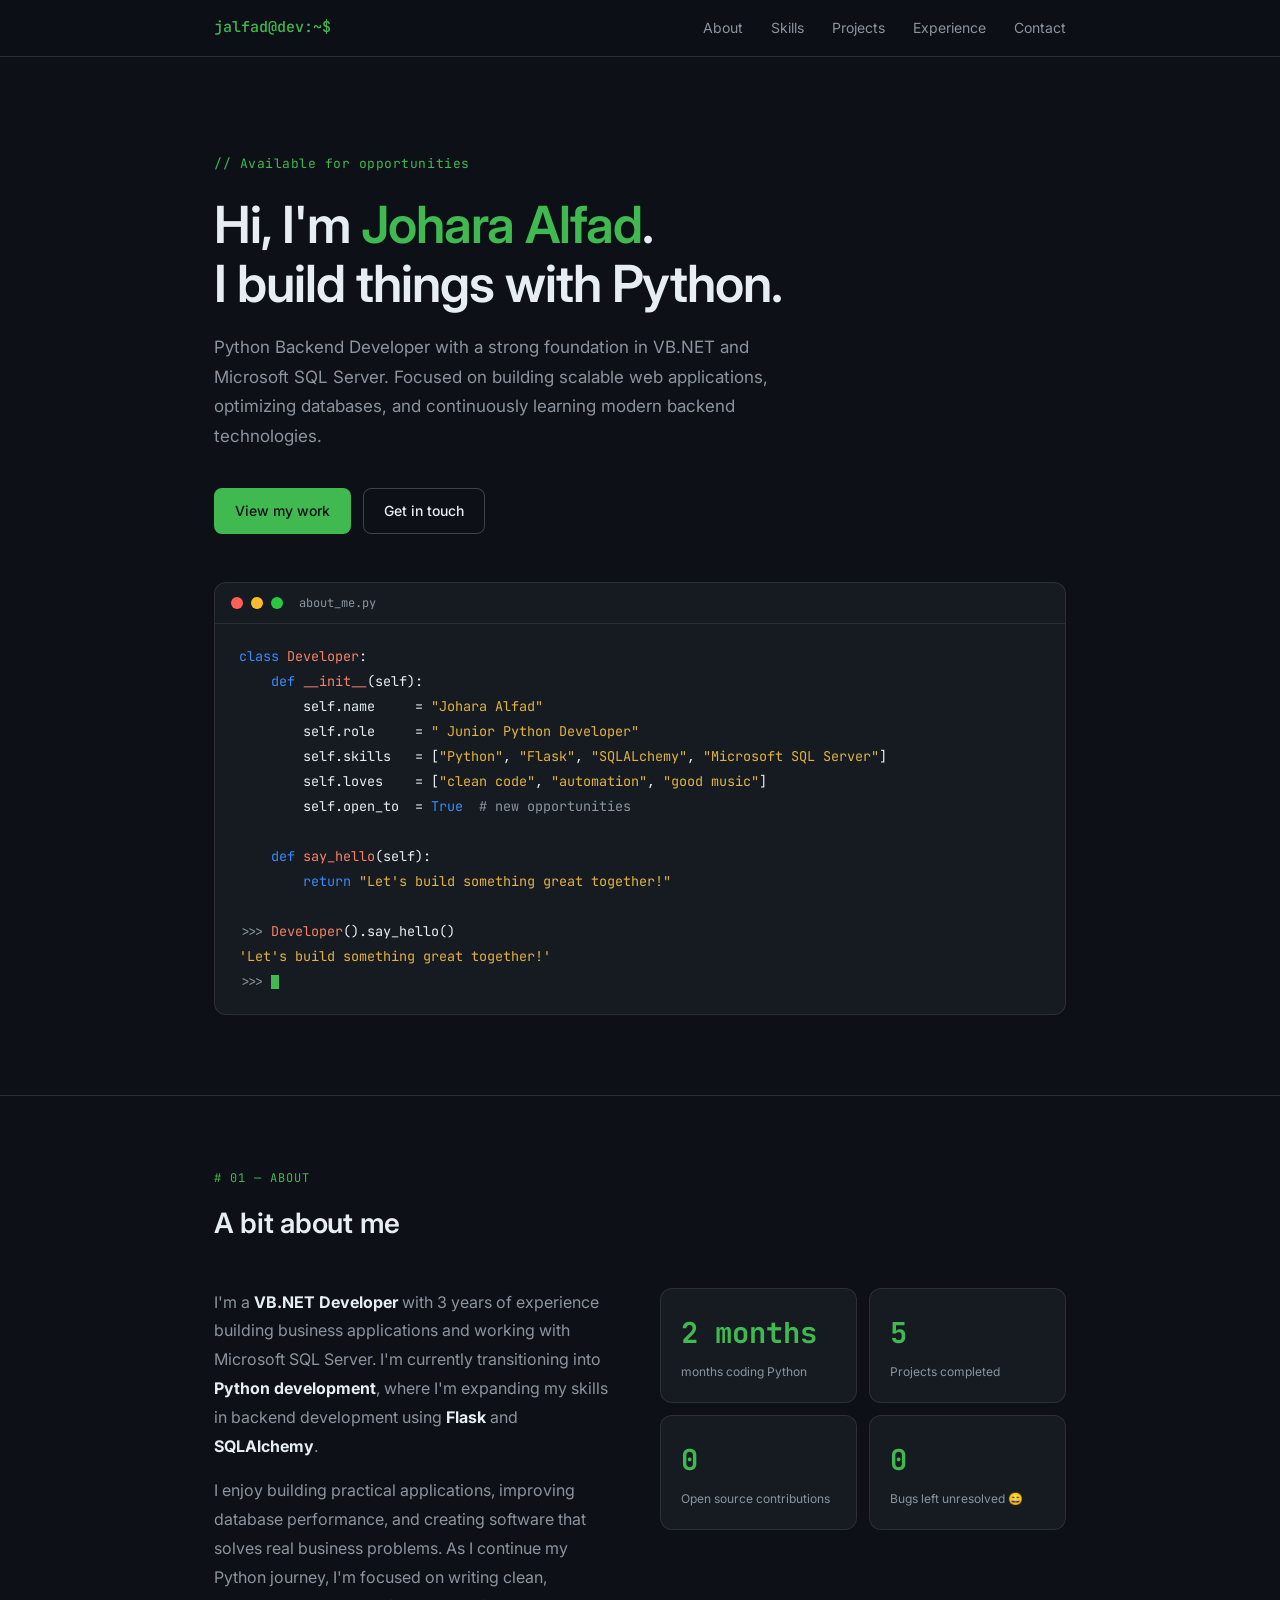
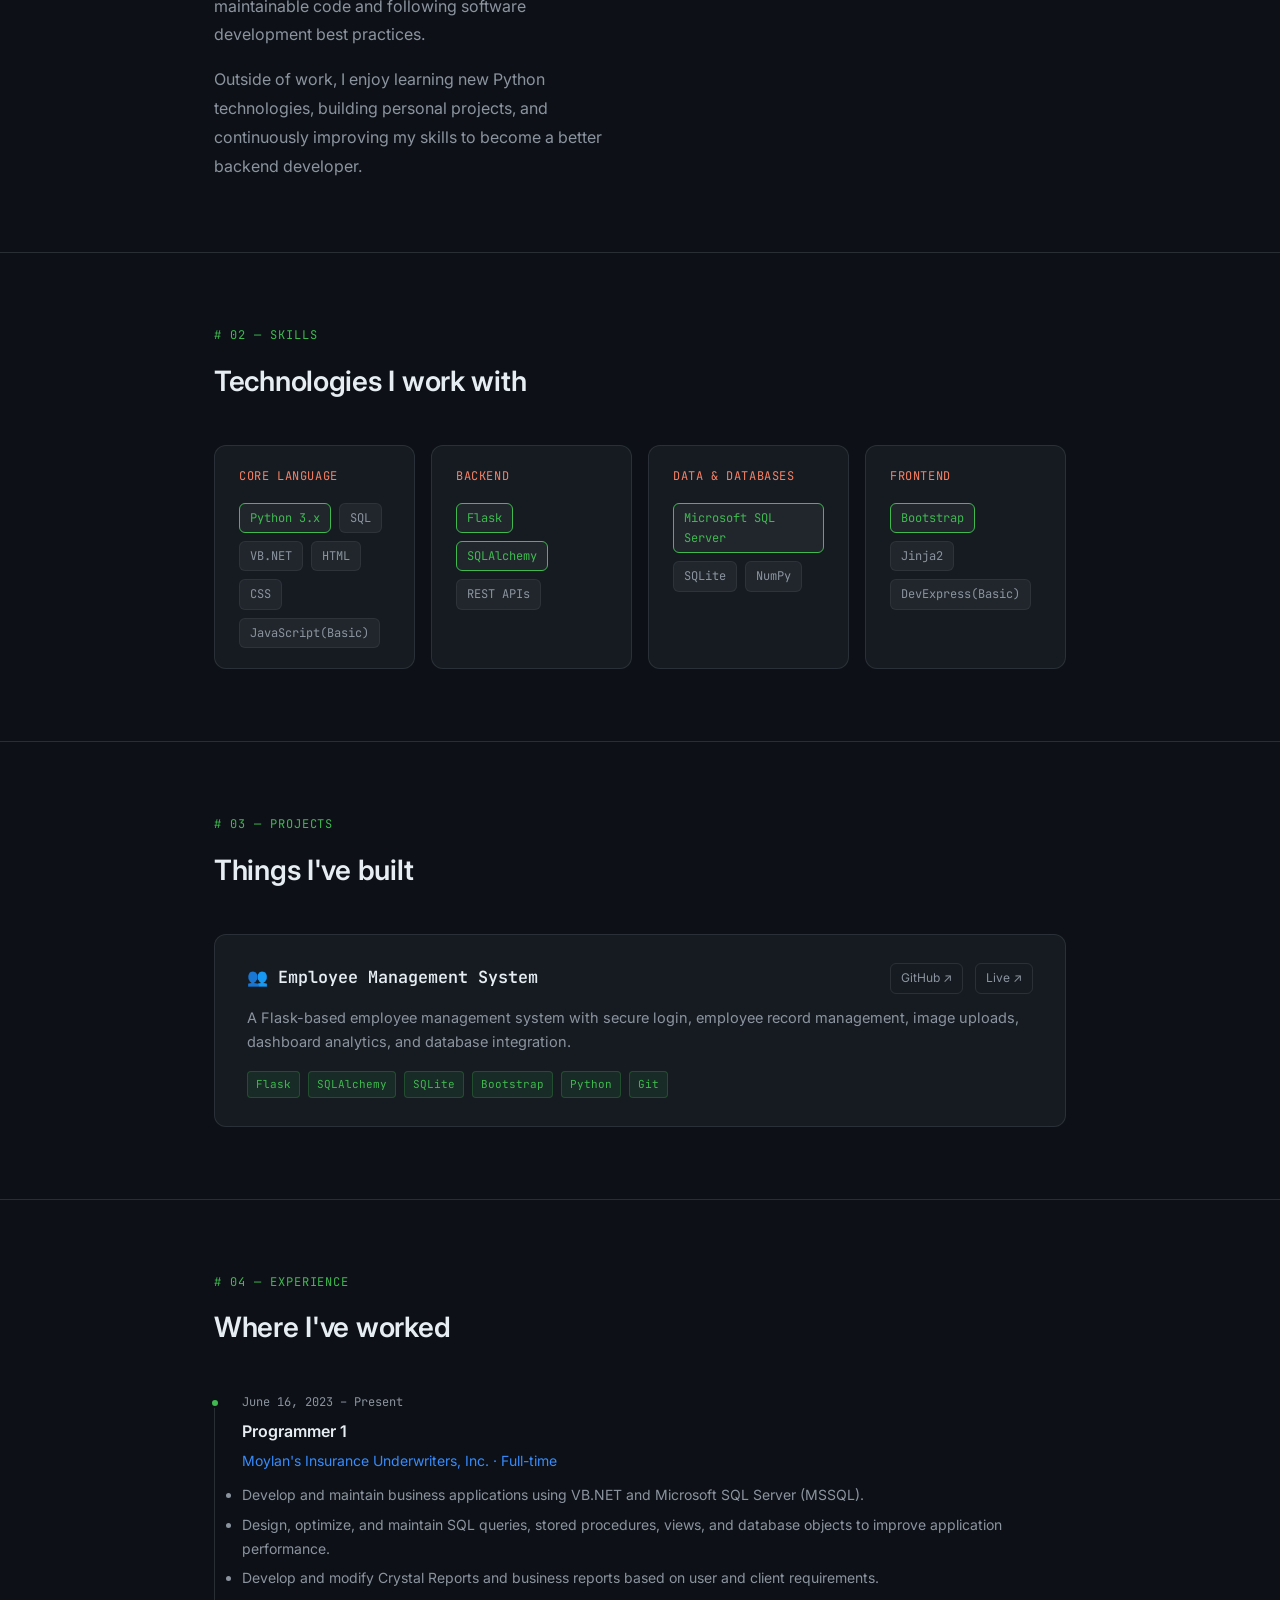
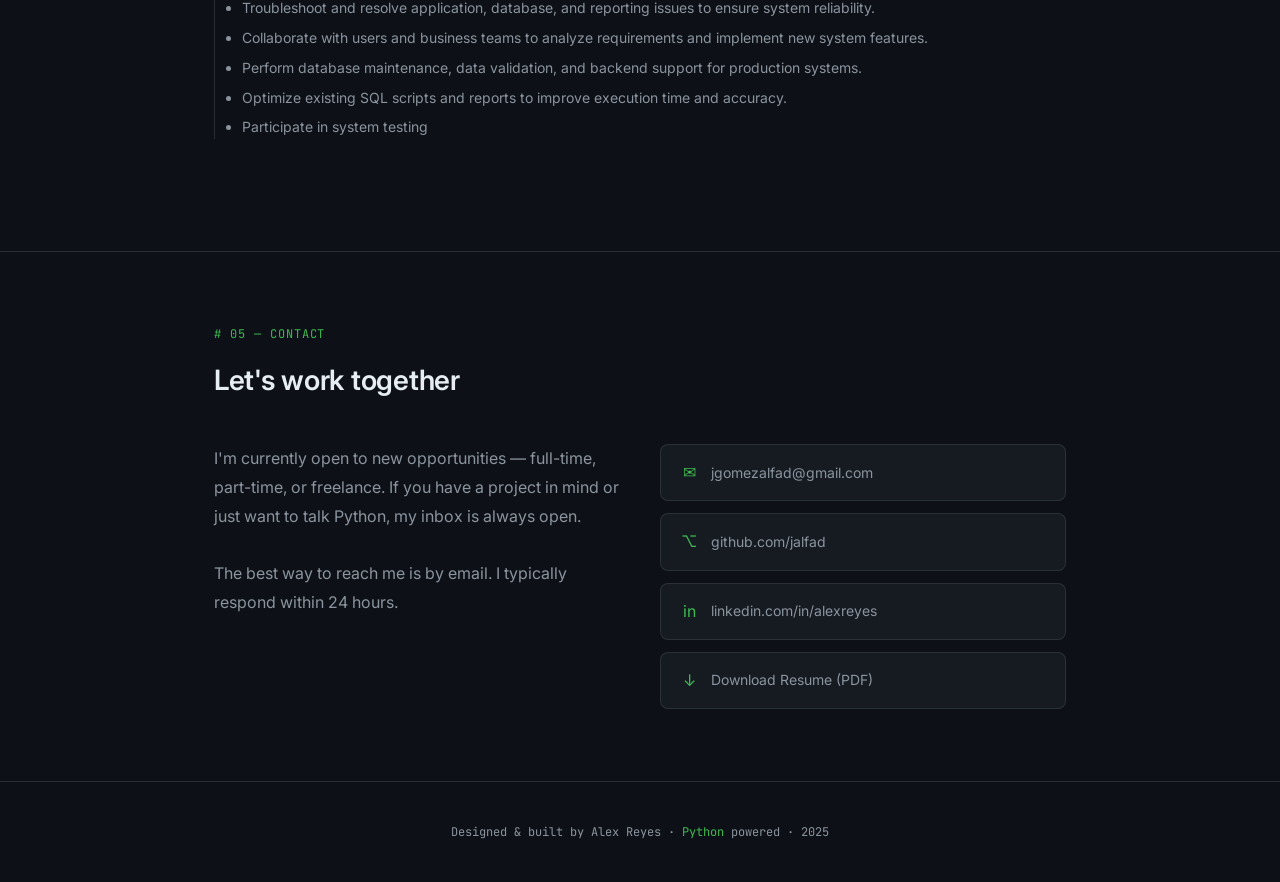
<file: portfolio.html>
<!DOCTYPE html>
<html lang="en">
<head>
  <meta charset="UTF-8" />
  <meta name="viewport" content="width=device-width, initial-scale=1.0" />
  <title>Johara Alfad — Python Developer</title>
  <link href="https://fonts.googleapis.com/css2?family=JetBrains+Mono:wght@400;500;700&family=Inter:wght@300;400;500;600&display=swap" rel="stylesheet" />
  <style>
    /* ── Reset & Base ── */
    *, *::before, *::after { box-sizing: border-box; margin: 0; padding: 0; }

    :root {
      --bg: #0d1117;
      --bg2: #161b22;
      --bg3: #21262d;
      --border: rgba(48, 54, 61, 0.8);
      --border-hover: rgba(110, 118, 129, 0.5);
      --text: #e6edf3;
      --muted: #8b949e;
      --accent: #3fb950;       /* green — Python/code */
      --accent2: #388bfd;      /* blue — links/secondary */
      --accent3: #f78166;      /* coral — highlights */
      --yellow: #e3b341;
      --mono: 'JetBrains Mono', monospace;
      --sans: 'Inter', sans-serif;
      --radius: 8px;
      --radius-lg: 12px;
    }

    html { scroll-behavior: smooth; }
    body {
      font-family: var(--sans);
      background: var(--bg);
      color: var(--text);
      line-height: 1.7;
      font-size: 16px;
    }

    a { color: var(--accent2); text-decoration: none; }
    a:hover { text-decoration: underline; }

    /* ── Layout ── */
    .container { max-width: 900px; margin: 0 auto; padding: 0 24px; }

    /* ── Navigation ── */
    nav {
      position: sticky;
      top: 0;
      z-index: 100;
      background: rgba(13, 17, 23, 0.85);
      backdrop-filter: blur(12px);
      border-bottom: 1px solid var(--border);
    }
    nav .inner {
      max-width: 900px;
      margin: 0 auto;
      padding: 0 24px;
      height: 56px;
      display: flex;
      align-items: center;
      justify-content: space-between;
    }
    .nav-logo {
      font-family: var(--mono);
      font-size: 15px;
      color: var(--accent);
      font-weight: 500;
    }
    .nav-links { display: flex; gap: 28px; list-style: none; }
    .nav-links a {
      font-size: 14px;
      color: var(--muted);
      transition: color 0.2s;
    }
    .nav-links a:hover { color: var(--text); text-decoration: none; }

    /* ── Hero ── */
    .hero {
      padding: 96px 0 80px;
      border-bottom: 1px solid var(--border);
    }
    .hero-eyebrow {
      font-family: var(--mono);
      font-size: 13px;
      color: var(--accent);
      margin-bottom: 20px;
      letter-spacing: 0.04em;
    }
    .hero h1 {
      font-size: clamp(2rem, 5vw, 3.2rem);
      font-weight: 600;
      line-height: 1.15;
      margin-bottom: 20px;
      letter-spacing: -0.02em;
    }
    .hero h1 span { color: var(--accent); }
    .hero-desc {
      font-size: 17px;
      color: var(--muted);
      max-width: 580px;
      margin-bottom: 36px;
      line-height: 1.75;
    }
    .hero-actions { display: flex; gap: 12px; flex-wrap: wrap; }

    .btn {
      display: inline-flex;
      align-items: center;
      gap: 8px;
      padding: 10px 20px;
      border-radius: var(--radius);
      font-size: 14px;
      font-weight: 500;
      cursor: pointer;
      transition: all 0.2s;
      border: 1px solid transparent;
      text-decoration: none;
    }
    .btn-primary {
      background: var(--accent);
      color: #0d1117;
    }
    .btn-primary:hover { background: #56d364; text-decoration: none; }
    .btn-outline {
      background: transparent;
      color: var(--text);
      border-color: var(--border-hover);
    }
    .btn-outline:hover { border-color: var(--text); background: var(--bg3); text-decoration: none; }

    /* ── Terminal block ── */
    .terminal {
      background: var(--bg2);
      border: 1px solid var(--border);
      border-radius: var(--radius-lg);
      margin-top: 48px;
      overflow: hidden;
    }
    .terminal-header {
      padding: 10px 16px;
      border-bottom: 1px solid var(--border);
      display: flex;
      align-items: center;
      gap: 8px;
    }
    .dot { width: 12px; height: 12px; border-radius: 50%; }
    .dot-red { background: #ff5f57; }
    .dot-yellow { background: #ffbd2e; }
    .dot-green { background: #28c840; }
    .terminal-title { font-family: var(--mono); font-size: 12px; color: var(--muted); margin-left: 8px; }
    .terminal-body { padding: 20px 24px; font-family: var(--mono); font-size: 13.5px; line-height: 1.85; }
    .terminal-body .prompt { color: var(--accent); }
    .terminal-body .cmd { color: var(--text); }
    .terminal-body .out { color: var(--muted); }
    .terminal-body .kw { color: var(--accent2); }
    .terminal-body .str { color: var(--yellow); }
    .terminal-body .fn { color: var(--accent3); }
    .terminal-body .num { color: #79c0ff; }
    .cursor {
      display: inline-block;
      width: 8px;
      height: 14px;
      background: var(--accent);
      vertical-align: middle;
      animation: blink 1.2s step-start infinite;
    }
    @keyframes blink { 50% { opacity: 0; } }

    /* ── Section layout ── */
    section { padding: 72px 0; border-bottom: 1px solid var(--border); }
    section:last-child { border-bottom: none; }
    .section-label {
      font-family: var(--mono);
      font-size: 12px;
      color: var(--accent);
      letter-spacing: 0.08em;
      text-transform: uppercase;
      margin-bottom: 12px;
    }
    .section-title {
      font-size: 1.75rem;
      font-weight: 600;
      margin-bottom: 40px;
      letter-spacing: -0.01em;
    }

    /* ── About ── */
    .about-grid {
      display: grid;
      grid-template-columns: 1fr 1fr;
      gap: 40px;
      align-items: start;
    }
    .about-text { color: var(--muted); line-height: 1.8; }
    .about-text p + p { margin-top: 16px; }
    .about-text strong { color: var(--text); }
    .about-stats {
      display: grid;
      grid-template-columns: 1fr 1fr;
      gap: 12px;
    }
    .stat-card {
      background: var(--bg2);
      border: 1px solid var(--border);
      border-radius: var(--radius-lg);
      padding: 20px;
    }
    .stat-num {
      font-family: var(--mono);
      font-size: 1.8rem;
      font-weight: 700;
      color: var(--accent);
    }
    .stat-label { font-size: 12px; color: var(--muted); margin-top: 4px; }

    /* ── Skills ── */
    .skills-grid { display: grid; grid-template-columns: repeat(auto-fit, minmax(200px, 1fr)); gap: 16px; }
    .skill-group {
      background: var(--bg2);
      border: 1px solid var(--border);
      border-radius: var(--radius-lg);
      padding: 20px 24px;
    }
    .skill-group-title {
      font-family: var(--mono);
      font-size: 12px;
      color: var(--accent3);
      letter-spacing: 0.05em;
      margin-bottom: 16px;
      text-transform: uppercase;
    }
    .skill-tags { display: flex; flex-wrap: wrap; gap: 8px; }
    .tag {
      font-family: var(--mono);
      font-size: 12px;
      padding: 4px 10px;
      border-radius: 6px;
      background: var(--bg3);
      border: 1px solid var(--border);
      color: var(--muted);
      transition: border-color 0.2s, color 0.2s;
    }
    .tag:hover { border-color: var(--accent); color: var(--accent); }
    .tag.highlight { border-color: var(--accent); color: var(--accent); }

    /* ── Projects ── */
    .projects-grid { display: grid; gap: 20px; }
    .project-card {
      background: var(--bg2);
      border: 1px solid var(--border);
      border-radius: var(--radius-lg);
      padding: 28px 32px;
      transition: border-color 0.25s, transform 0.2s;
      position: relative;
      overflow: hidden;
    }
    .project-card::before {
      content: '';
      position: absolute;
      top: 0; left: 0; right: 0;
      height: 2px;
      background: var(--accent);
      opacity: 0;
      transition: opacity 0.25s;
    }
    .project-card:hover { border-color: var(--border-hover); transform: translateY(-2px); }
    .project-card:hover::before { opacity: 1; }
    .project-top { display: flex; justify-content: space-between; align-items: flex-start; gap: 16px; margin-bottom: 12px; }
    .project-name { font-size: 1.05rem; font-weight: 600; color: var(--text); font-family: var(--mono); }
    .project-links { display: flex; gap: 12px; }
    .project-link {
      font-size: 12px;
      color: var(--muted);
      border: 1px solid var(--border);
      padding: 4px 10px;
      border-radius: 6px;
      transition: color 0.2s, border-color 0.2s;
      text-decoration: none;
    }
    .project-link:hover { color: var(--accent2); border-color: var(--accent2); }
    .project-desc { color: var(--muted); font-size: 14.5px; margin-bottom: 16px; line-height: 1.7; }
    .project-tech { display: flex; gap: 8px; flex-wrap: wrap; }
    .tech-badge {
      font-family: var(--mono);
      font-size: 11px;
      padding: 3px 8px;
      border-radius: 4px;
      background: rgba(63, 185, 80, 0.1);
      color: var(--accent);
      border: 1px solid rgba(63, 185, 80, 0.25);
    }

    /* ── Experience ── */
    .timeline { position: relative; padding-left: 28px; }
    .timeline::before {
      content: '';
      position: absolute;
      left: 0; top: 8px; bottom: 0;
      width: 1px;
      background: var(--border);
    }
    .timeline-item { position: relative; margin-bottom: 40px; }
    .timeline-dot {
      position: absolute;
      left: -32px;
      top: 6px;
      width: 10px;
      height: 10px;
      border-radius: 50%;
      background: var(--accent);
      border: 2px solid var(--bg);
    }
    .timeline-date { font-family: var(--mono); font-size: 12px; color: var(--muted); margin-bottom: 6px; }
    .timeline-role { font-size: 1rem; font-weight: 600; margin-bottom: 4px; }
    .timeline-company { font-size: 14px; color: var(--accent2); margin-bottom: 10px; }
    .timeline-desc { font-size: 14px; color: var(--muted); line-height: 1.7; }
    .timeline-desc li { margin-bottom: 6px; }

    /* ── Contact ── */
    .contact-grid { display: grid; grid-template-columns: 1fr 1fr; gap: 40px; align-items: start; }
    .contact-text { color: var(--muted); line-height: 1.8; }
    .contact-links { display: flex; flex-direction: column; gap: 12px; }
    .contact-item {
      display: flex;
      align-items: center;
      gap: 12px;
      padding: 14px 18px;
      background: var(--bg2);
      border: 1px solid var(--border);
      border-radius: var(--radius);
      font-size: 14px;
      color: var(--muted);
      transition: border-color 0.2s, color 0.2s;
      text-decoration: none;
    }
    .contact-item:hover { border-color: var(--border-hover); color: var(--text); text-decoration: none; }
    .contact-icon { font-size: 16px; color: var(--accent); width: 20px; text-align: center; }

    /* ── Footer ── */
    footer {
      text-align: center;
      padding: 40px 24px;
      font-family: var(--mono);
      font-size: 12px;
      color: var(--muted);
    }

    /* ── Responsive ── */
    @media (max-width: 640px) {
      .about-grid, .contact-grid { grid-template-columns: 1fr; }
      .about-stats { grid-template-columns: 1fr 1fr; }
      .nav-links { display: none; }
    }
  </style>
</head>
<body>

  <!-- Navigation -->
  <nav>
    <div class="inner">
      <span class="nav-logo">jalfad@dev:~$</span>
      <ul class="nav-links">
        <li><a href="#about">About</a></li>
        <li><a href="#skills">Skills</a></li>
        <li><a href="#projects">Projects</a></li>
        <li><a href="#experience">Experience</a></li>
        <li><a href="#contact">Contact</a></li>
      </ul>
    </div>
  </nav>

  <!-- Hero -->
  <section class="hero">
    <div class="container">
      <p class="hero-eyebrow">// Available for opportunities</p>
      <h1>Hi, I'm <span>Johara Alfad</span>.<br>I build things with Python.</h1>
      <p class="hero-desc">
        Python Backend Developer with a strong foundation in VB.NET and Microsoft SQL Server.
        Focused on building scalable web applications, optimizing databases, and continuously learning modern backend technologies.
      </p>
      <div class="hero-actions">
        <a href="#projects" class="btn btn-primary">View my work</a>
        <a href="#contact" class="btn btn-outline">Get in touch</a>
      </div>

      <!-- Terminal block -->
      <div class="terminal">
        <div class="terminal-header">
          <div class="dot dot-red"></div>
          <div class="dot dot-yellow"></div>
          <div class="dot dot-green"></div>
          <span class="terminal-title">about_me.py</span>
        </div>
        <div class="terminal-body">
          <div><span class="kw">class</span> <span class="fn">Developer</span>:</div>
          <div>&nbsp;&nbsp;&nbsp;&nbsp;<span class="kw">def</span> <span class="fn">__init__</span>(<span class="cmd">self</span>):</div>
          <div>&nbsp;&nbsp;&nbsp;&nbsp;&nbsp;&nbsp;&nbsp;&nbsp;<span class="cmd">self</span>.name &nbsp;&nbsp;&nbsp;&nbsp;= <span class="str">"Johara Alfad"</span></div>
          <div>&nbsp;&nbsp;&nbsp;&nbsp;&nbsp;&nbsp;&nbsp;&nbsp;<span class="cmd">self</span>.role &nbsp;&nbsp;&nbsp;&nbsp;= <span class="str">" Junior Python Developer"</span></div>
          <div>&nbsp;&nbsp;&nbsp;&nbsp;&nbsp;&nbsp;&nbsp;&nbsp;<span class="cmd">self</span>.skills &nbsp;&nbsp;= [<span class="str">"Python"</span>, <span class="str">"Flask"</span>, <span class="str">"SQLALchemy"</span>, <span class="str">"Microsoft SQL Server"</span>]</div>
          <div>&nbsp;&nbsp;&nbsp;&nbsp;&nbsp;&nbsp;&nbsp;&nbsp;<span class="cmd">self</span>.loves &nbsp;&nbsp;&nbsp;= [<span class="str">"clean code"</span>, <span class="str">"automation"</span>, <span class="str">"good music"</span>]</div>
          <div>&nbsp;&nbsp;&nbsp;&nbsp;&nbsp;&nbsp;&nbsp;&nbsp;<span class="cmd">self</span>.open_to &nbsp;= <span class="kw">True</span> &nbsp;<span class="out"># new opportunities</span></div>
          <br>
          <div>&nbsp;&nbsp;&nbsp;&nbsp;<span class="kw">def</span> <span class="fn">say_hello</span>(<span class="cmd">self</span>):</div>
          <div>&nbsp;&nbsp;&nbsp;&nbsp;&nbsp;&nbsp;&nbsp;&nbsp;<span class="kw">return</span> <span class="str">"Let's build something great together!"</span></div>
          <br>
          <div><span class="out">>>> </span><span class="fn">Developer</span>().say_hello()</div>
          <div><span class="str">'Let's build something great together!'</span></div>
          <div><span class="out">>>> </span><span class="cursor"></span></div>
        </div>
      </div>
    </div>
  </section>

  <!-- About -->
  <section id="about">
    <div class="container">
      <p class="section-label"># 01 — about</p>
      <h2 class="section-title">A bit about me</h2>
      <div class="about-grid">
        <div class="about-text">
          <p>I'm a <strong>VB.NET Developer</strong> with 3 years of experience building business applications and working with Microsoft SQL Server. I'm currently transitioning into <strong>Python development</strong>, where I'm expanding my skills in backend development using <strong>Flask</strong> and <strong>SQLAlchemy</strong>.</p>
          <p>I enjoy building practical applications, improving database performance, and creating software that solves real business problems. As I continue my Python journey, I'm focused on writing clean, maintainable code and following software development best practices.</p>
          <p>Outside of work, I enjoy learning new Python technologies, building personal projects, and continuously improving my skills to become a better backend developer.</p>
        </div>
        <div class="about-stats">
          <div class="stat-card">
            <div class="stat-num">2 months</div>
            <div class="stat-label">months coding Python</div>
          </div>
          <div class="stat-card">
            <div class="stat-num">5</div>
            <div class="stat-label">Projects completed</div>
          </div>
          <div class="stat-card">
            <div class="stat-num">0</div>
            <div class="stat-label">Open source contributions</div>
          </div>
          <div class="stat-card">
            <div class="stat-num">0</div>
            <div class="stat-label">Bugs left unresolved 😄</div>
          </div>
        </div>
      </div>
    </div>
  </section>

  <!-- Skills -->
  <section id="skills">
    <div class="container">
      <p class="section-label"># 02 — skills</p>
      <h2 class="section-title">Technologies I work with</h2>
      <div class="skills-grid">

        <div class="skill-group">
          <div class="skill-group-title">Core Language</div>
          <div class="skill-tags">
            <span class="tag highlight">Python 3.x</span>
            <span class="tag">SQL</span>
            <span class="tag">VB.NET</span>
            <span class="tag">HTML</span>
            <span class="tag">CSS</span>
            <span class="tag">JavaScript(Basic)</span>
          </div>
        </div>

        <div class="skill-group">
          <div class="skill-group-title">Backend</div>
          <div class="skill-tags">
            <span class="tag highlight">Flask</span>
            <span class="tag highlight">SQLAlchemy</span>
            <span class="tag">REST APIs</span>
           
          </div>
        </div>

        <div class="skill-group">
          <div class="skill-group-title">Data & Databases</div>
          <div class="skill-tags">
            <span class="tag highlight">Microsoft SQL Server</span>
            <span class="tag">SQLite</span>
            <span class="tag">NumPy</span>
          </div>
        </div>

        <div class="skill-group">
          <div class="skill-group-title">Frontend</div>
          <div class="skill-tags">
            <span class="tag highlight">Bootstrap</span>
            <span class="tag">Jinja2</span>
            <span class="tag">DevExpress(Basic)</span>
          </div>
        </div>

      </div>
    </div>
  </section>

  <!-- Projects -->
  <section id="projects">
    <div class="container">
      <p class="section-label"># 03 — projects</p>
      <h2 class="section-title">Things I've built</h2>
      <div class="projects-grid">

        <div class="project-card">
          <div class="project-top">
            <span class="project-name">👥 Employee Management System </span>
            <div class="project-links">
              <a href="https://github.com/jalfad/EMS" class="project-link">GitHub ↗</a>
              <a href="https://ems-ukft.onrender.com" class="project-link">Live ↗</a>
            </div>
          </div>
          <p class="project-desc">A Flask-based employee management system with secure login, employee record management, image uploads, dashboard analytics, and database integration.</p>
          <div class="project-tech">
            <span class="tech-badge">Flask</span>
            <span class="tech-badge">SQLAlchemy</span>
            <span class="tech-badge">SQLite</span>
            <span class="tech-badge">Bootstrap</span>
            <span class="tech-badge">Python</span>
            <span class="tech-badge">Git</span>
          </div>
        </div>
        <!--
        <div class="project-card">
          <div class="project-top">
            <span class="project-name">🤖 web-scraper-bot</span>
            <div class="project-links">
              <a href="#" class="project-link">GitHub ↗</a>
            </div>
          </div>
          <p class="project-desc">Automated web scraper that monitors e-commerce sites for price drops and sends Telegram alerts. Runs on a schedule via Celery and stores price history in Redis.</p>
          <div class="project-tech">
            <span class="tech-badge">Python</span>
            <span class="tech-badge">BeautifulSoup</span>
            <span class="tech-badge">Celery</span>
            <span class="tech-badge">Redis</span>
            <span class="tech-badge">Telegram API</span>
          </div>
        </div>

        <div class="project-card">
          <div class="project-top">
            <span class="project-name">📊 data-pipeline-cli</span>
            <div class="project-links">
              <a href="#" class="project-link">GitHub ↗</a>
            </div>
          </div>
          <p class="project-desc">A command-line tool for ETL pipelines that reads CSV/Excel files, validates data, transforms records, and loads them into a PostgreSQL database — with detailed error reporting.</p>
          <div class="project-tech">
            <span class="tech-badge">Pandas</span>
            <span class="tech-badge">SQLAlchemy</span>
            <span class="tech-badge">Click</span>
            <span class="tech-badge">PostgreSQL</span>
          </div>
        </div>
        -->

      </div>
    </div>
  </section>

  <!-- Experience -->
  <section id="experience">
    <div class="container">
      <p class="section-label"># 04 — experience</p>
      <h2 class="section-title">Where I've worked</h2>
      <div class="timeline">

        <div class="timeline-item">
          <div class="timeline-dot"></div>
          <div class="timeline-date">June 16, 2023 – Present</div>
          <div class="timeline-role">Programmer 1</div>
          <div class="timeline-company">Moylan's Insurance Underwriters, Inc. · Full-time</div>
          <ul class="timeline-desc">
            <li>Develop and maintain business applications using VB.NET and Microsoft SQL Server (MSSQL).</li>
            <li>Design, optimize, and maintain SQL queries, stored procedures, views, and database objects to improve application performance.</li>
            <li>Develop and modify Crystal Reports and business reports based on user and client requirements.</li>
            <li>Troubleshoot and resolve application, database, and reporting issues to ensure system reliability.</li>
            <li>Collaborate with users and business teams to analyze requirements and implement new system features.</li>
            <li>Perform database maintenance, data validation, and backend support for production systems.</li>
            <li>Optimize existing SQL scripts and reports to improve execution time and accuracy.</li>
            <li>Participate in system testing</li>
            

          </ul>
        </div>

      </div>
    </div>
  </section>

  <!-- Contact -->
  <section id="contact">
    <div class="container">
      <p class="section-label"># 05 — contact</p>
      <h2 class="section-title">Let's work together</h2>
      <div class="contact-grid">
        <div class="contact-text">
          <p>I'm currently open to new opportunities — full-time, part-time, or freelance. If you have a project in mind or just want to talk Python, my inbox is always open.</p>
          <br>
          <p>The best way to reach me is by email. I typically respond within 24 hours.</p>
        </div>
        <div class="contact-links">
          <a href="#" class="contact-item">
            <span class="contact-icon">✉</span>
            jgomezalfad@gmail.com
          </a>
          <a href="https://github.com/jalfad" class="contact-item" target="_blank">
            <span class="contact-icon">⌥</span>
            github.com/jalfad
          </a>
          <a href="https://linkedin.com" class="contact-item" target="_blank">
            <span class="contact-icon">in</span>
            linkedin.com/in/alexreyes
          </a>
          <a href="#" class="contact-item">
            <span class="contact-icon">↓</span>
            Download Resume (PDF)
          </a>
        </div>
      </div>
    </div>
  </section>

  <!-- Footer -->
  <footer>
    <div>Designed & built by Alex Reyes · <span style="color: var(--accent)">Python</span> powered · 2025</div>
  </footer>

</body>
</html>
</file>
